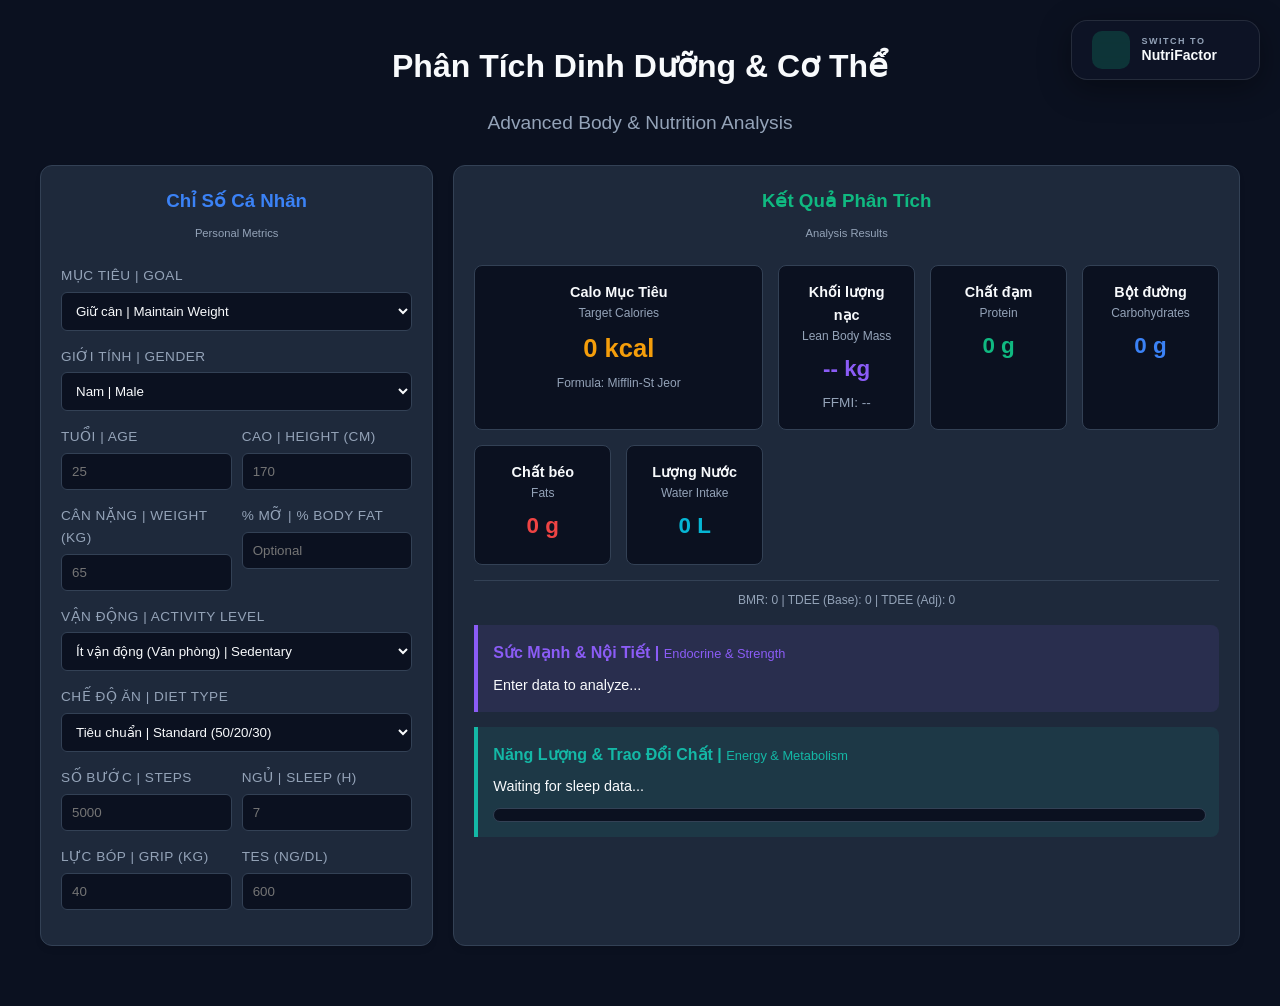
<file: dict/index.html>
<!DOCTYPE html>
<html lang="vi">
<head>
    <meta charset="UTF-8">
    <meta name="viewport" content="width=device-width, initial-scale=1.0">
    <title>Bảng Điều Khiển Dinh Dưỡng - Nutrition Dashboard</title>
    <style>
        :root {
            --bg-color: #0b1120;
            --card-bg: #1e293b;
            --text-main: #f8fafc;
            --text-muted: #94a3b8;
            --accent-blue: #3b82f6;
            --accent-green: #10b981;
            --accent-orange: #f59e0b;
            --accent-red: #ef4444;
            --accent-purple: #8b5cf6;
            --accent-teal: #14b8a6;
            --border-color: #334155;
        }

        body {
            font-family: 'Segoe UI', Tahoma, Geneva, Verdana, sans-serif;
            background-color: var(--bg-color);
            color: var(--text-main);
            margin: 0;
            padding: 20px;
            line-height: 1.6;
        }

        .container { max-width: 1200px; margin: 0 auto; }
        h1, h2, h3 { color: var(--text-main); text-align: center; }

        .dashboard {
            display: grid;
            grid-template-columns: 1fr;
            gap: 20px;
            margin-bottom: 40px;
        }

        @media (min-width: 768px) {
            .dashboard { grid-template-columns: 1fr 2fr; }
        }

        .card {
            background-color: var(--card-bg);
            border-radius: 12px;
            padding: 20px;
            box-shadow: 0 4px 6px -1px rgba(0, 0, 0, 0.1);
            border: 1px solid var(--border-color);
        }

        .form-group { margin-bottom: 15px; }
        .form-group label {
            display: block;
            margin-bottom: 5px;
            color: var(--text-muted);
            font-size: 0.85em;
            text-transform: uppercase;
            letter-spacing: 0.5px;
        }
        .form-control {
            width: 100%;
            padding: 10px;
            border-radius: 6px;
            border: 1px solid var(--border-color);
            background-color: var(--bg-color);
            color: var(--text-main);
            box-sizing: border-box;
        }
        .form-control:focus { outline: none; border-color: var(--accent-blue); }

        .results-grid {
            display: grid;
            grid-template-columns: repeat(auto-fit, minmax(130px, 1fr));
            gap: 15px;
        }

        .result-box {
            background-color: var(--bg-color);
            padding: 15px;
            border-radius: 8px;
            text-align: center;
            border: 1px solid var(--border-color);
        }
        .result-box .label-vn { display: block; font-size: 0.9em; font-weight: 600; }
        .result-box .label-en { display: block; font-size: 0.75em; color: var(--text-muted); margin-bottom: 5px; }
        
        .result-box .value {
            font-size: 1.4em;
            font-weight: bold;
            margin: 5px 0;
        }
        .result-box.tdee .value { color: var(--accent-orange); font-size: 1.6em; }
        .result-box.carb .value { color: var(--accent-blue); }
        .result-box.pro .value { color: var(--accent-green); }
        .result-box.fat .value { color: var(--accent-red); }
        .result-box.water .value { color: #06b6d4; }
        .result-box.lean .value { color: var(--accent-purple); }

        .eval-box {
            margin-top: 15px;
            padding: 15px;
            background-color: rgba(139, 92, 246, 0.1);
            border-left: 4px solid var(--accent-purple);
            border-radius: 0 8px 8px 0;
        }
        .eval-box.sleep {
            background-color: rgba(20, 184, 166, 0.1);
            border-left: 4px solid var(--accent-teal);
        }
        .eval-box h4 { margin-top: 0; margin-bottom: 8px; font-size: 1em; }
        .eval-note {
            font-size: 0.8em;
            color: var(--text-muted);
            font-style: italic;
            display: block;
            margin-top: 5px;
        }

        .energy-bar-bg {
            background-color: var(--bg-color);
            border-radius: 8px;
            height: 12px;
            width: 100%;
            margin-top: 10px;
            overflow: hidden;
            border: 1px solid var(--border-color);
        }
        .energy-bar-fill {
            height: 100%;
            width: 0%;
            border-radius: 8px;
            transition: width 0.5s ease-in-out, background-color 0.5s;
        }
        /* Hiệu ứng Glassmorphism nâng cao cho nút điều hướng */
.nav-switcher {
    position: fixed;
    top: 20px;
    right: 20px;
    z-index: 1000;
    text-decoration: none;
    display: flex;
    align-items: center;
    gap: 12px;
    padding: 10px 20px;
    background: rgba(15, 23, 42, 0.6); /* Nền tối trong suốt */
    backdrop-filter: blur(12px);
    -webkit-backdrop-filter: blur(12px);
    border: 1px solid rgba(255, 255, 255, 0.1);
    border-radius: 16px;
    box-shadow: 0 8px 32px 0 rgba(0, 0, 0, 0.37);
    transition: all 0.4s cubic-bezier(0.4, 0, 0.2, 1);
}

.nav-switcher:hover {
    background: rgba(16, 185, 129, 0.15); /* Màu xanh lục nhạt khi hover */
    border-color: rgba(16, 185, 129, 0.5);
    box-shadow: 0 8px 32px 0 rgba(16, 185, 129, 0.2);
    transform: translateY(-2px);
}

.nav-switcher .icon-box {
    width: 38px;
    height: 38px;
    background: rgba(16, 185, 129, 0.2);
    border-radius: 10px;
    display: flex;
    align-items: center;
    justify-center: center;
    color: #10b981;
    font-size: 1.2rem;
    transition: transform 0.3s ease;
    display: flex; justify-content: center; align-items: center;
}

.nav-switcher:hover .icon-box {
    transform: rotate(-10deg) scale(1.1);
}

.nav-switcher .text-content {
    display: flex;
    flex-direction: column;
    line-height: 1.2;
}

.nav-switcher .label {
    font-size: 9px;
    text-transform: uppercase;
    letter-spacing: 1.5px;
    color: var(--text-muted);
    font-weight: 700;
}

.nav-switcher .brand {
    font-size: 14px;
    font-weight: 800;
    color: var(--text-main);
}
    </style>
</head>
<body>
        <a href="../index.html" class="nav-switcher">
            <div class="icon-box">
                <i class="fa-solid fa-utensils"></i>
            </div>
            <div class="text-content">
                <span class="label">Switch to</span>
                <span class="brand">NutriFactor</span>
            </div>
            <i class="fa-solid fa-arrow-right-long" style="margin-left: 10px; opacity: 0.5; font-size: 0.8rem;"></i>
        </a>
<div class="container">
    <h1>Phân Tích Dinh Dưỡng & Cơ Thể <br> <span style="font-size: 0.6em; color: var(--text-muted); font-weight: normal;">Advanced Body & Nutrition Analysis</span></h1>
    
    <div class="dashboard">
        <div class="card">
            <h3 style="margin-top: 0; color: var(--accent-blue);">Chỉ Số Cá Nhân <br> <small style="font-size: 0.6em; font-weight: normal; color: var(--text-muted);">Personal Metrics</small></h3>
            
            <div class="form-group">
                <label>Mục tiêu | Goal</label>
                <select id="goal" class="form-control">
                    <option value="maintain">Giữ cân | Maintain Weight</option>
                    <option value="gain">Tăng cơ nạc | Gain Lean Muscle (+300)</option>
                    <option value="lose">Giảm mỡ | Lose Fat (-500)</option>
                </select>
            </div>

            <div class="form-group">
                <label>Giới tính | Gender</label>
                <select id="gender" class="form-control">
                    <option value="male">Nam | Male</option>
                    <option value="female">Nữ | Female</option>
                </select>
            </div>

            <div style="display: grid; grid-template-columns: 1fr 1fr; gap: 10px;">
                <div class="form-group">
                    <label>Tuổi | Age</label>
                    <input type="number" id="age" class="form-control" placeholder="25">
                </div>
                <div class="form-group">
                    <label>Cao | Height (cm)</label>
                    <input type="number" id="height" class="form-control" placeholder="170">
                </div>
            </div>
            
            <div style="display: grid; grid-template-columns: 1fr 1fr; gap: 10px;">
                <div class="form-group">
                    <label>Cân nặng | Weight (kg)</label>
                    <input type="number" id="weight" class="form-control" placeholder="65">
                </div>
                <div class="form-group">
                    <label>% Mỡ | % Body Fat</label>
                    <input type="number" id="bodyfat" class="form-control" placeholder="Optional">
                </div>
            </div>

            <div class="form-group">
                <label>Vận động | Activity Level</label>
                <select id="activity" class="form-control">
                    <option value="1.2">Ít vận động (Văn phòng) | Sedentary</option>
                    <option value="1.375">Nhẹ (1-3 ngày) | Light Exercise</option>
                    <option value="1.55">Vừa (3-5 ngày) | Moderate</option>
                    <option value="1.725">Nặng (6-7 ngày) | Heavy Training</option>
                </select>
            </div>

            <div class="form-group">
                <label>Chế độ ăn | Diet Type</label>
                <select id="diet" class="form-control">
                    <option value="standard">Tiêu chuẩn | Standard (50/20/30)</option>
                    <option value="keto">Keto Diet (5/25/70)</option>
                    <option value="carnivore">Carnivore Diet (0/30/70)</option>
                    <option value="shredding">Shredding (Max Pro | Low Fat)</option>
                </select>
            </div>

            <div style="display: grid; grid-template-columns: 1fr 1fr; gap: 10px;">
                <div class="form-group">
                    <label>Số bước | Steps</label>
                    <input type="number" id="steps" class="form-control" placeholder="5000">
                </div>
                <div class="form-group">
                    <label>Ngủ | Sleep (h)</label>
                    <input type="number" id="sleep" class="form-control" placeholder="7">
                </div>
            </div>
            
            <div style="display: grid; grid-template-columns: 1fr 1fr; gap: 10px;">
                <div class="form-group">
                    <label>Lực bóp | Grip (kg)</label>
                    <input type="number" id="grip" class="form-control" placeholder="40">
                </div>
                <div class="form-group">
                    <label>Tes (ng/dL)</label>
                    <input type="number" id="testosterone" class="form-control" placeholder="600">
                </div>
            </div>
            
        </div>

        <div class="card">
            <h3 style="margin-top: 0; color: var(--accent-green);">Kết Quả Phân Tích <br> <small style="font-size: 0.6em; font-weight: normal; color: var(--text-muted);">Analysis Results</small></h3>
            <div class="results-grid">
                <div class="result-box tdee" style="grid-column: span 2;">
                    <span class="label-vn" id="lbl-tdee">Calo Mục Tiêu</span>
                    <span class="label-en">Target Calories</span>
                    <div class="value" id="res-tdee">0 kcal</div>
                    <div style="font-size: 0.75em; color: var(--text-muted);" id="res-formula-info">Formula: Mifflin-St Jeor</div>
                </div>
                <div class="result-box lean">
                    <span class="label-vn">Khối lượng nạc</span>
                    <span class="label-en">Lean Body Mass</span>
                    <div class="value" id="res-lean">-- kg</div>
                    <div style="font-size: 0.85em; color: var(--text-muted);" id="res-ffmi">FFMI: --</div>
                </div>
                <div class="result-box pro">
                    <span class="label-vn" id="lbl-pro">Chất đạm</span>
                    <span class="label-en">Protein</span>
                    <div class="value" id="res-pro">0 g</div>
                </div>
                <div class="result-box carb">
                    <span class="label-vn" id="lbl-carb">Bột đường</span>
                    <span class="label-en">Carbohydrates</span>
                    <div class="value" id="res-carb">0 g</div>
                </div>
                <div class="result-box fat">
                    <span class="label-vn" id="lbl-fat">Chất béo</span>
                    <span class="label-en">Fats</span>
                    <div class="value" id="res-fat">0 g</div>
                </div>
                <div class="result-box water">
                    <span class="label-vn">Lượng Nước</span>
                    <span class="label-en">Water Intake</span>
                    <div class="value" id="res-water">0 L</div>
                </div>
            </div>
            
            <div style="margin-top: 15px; text-align: center; font-size: 0.75em; color: var(--text-muted); border-top: 1px solid var(--border-color); padding-top: 10px;">
                <span id="res-bmr-info">BMR: 0 | TDEE (Base): 0 | TDEE (Adj): 0</span>
            </div>

            <div class="eval-box">
                <h4 style="color: var(--accent-purple);">Sức Mạnh & Nội Tiết | <span style="font-weight: normal; font-size: 0.8em;">Endocrine & Strength</span></h4>
                <div id="res-endocrine-eval" style="font-size: 0.9em;">Enter data to analyze...</div>
            </div>

            <div class="eval-box sleep">
                <h4 style="color: var(--accent-teal);">Năng Lượng & Trao Đổi Chất | <span style="font-weight: normal; font-size: 0.8em;">Energy & Metabolism</span></h4>
                <div id="res-sleep-eval" style="font-size: 0.9em;">Waiting for sleep data...</div>
                <div class="energy-bar-bg">
                    <div class="energy-bar-fill" id="sleep-energy-bar"></div>
                </div>
            </div>
        </div>
    </div>
</div>

<script>
    function calculateNutrition() {
        const goal = document.getElementById('goal').value;
        const gender = document.getElementById('gender').value;
        const age = parseFloat(document.getElementById('age').value);
        const height = parseFloat(document.getElementById('height').value);
        const weight = parseFloat(document.getElementById('weight').value);
        const bodyfat = parseFloat(document.getElementById('bodyfat').value);
        const activityMult = parseFloat(document.getElementById('activity').value);
        const steps = parseFloat(document.getElementById('steps').value) || 0;
        const sleep = parseFloat(document.getElementById('sleep').value);
        const grip = parseFloat(document.getElementById('grip').value);
        const testosterone = parseFloat(document.getElementById('testosterone').value);
        const diet = document.getElementById('diet').value;

        if (!age || !height || !weight) return;

        let bmr = 0;
        let formulaUsed = "Mifflin-St Jeor";
        let leanMass = null;
        let ffmi = null;

        // 1. Tính Lean Mass, FFMI & BMR
        if (bodyfat && bodyfat > 0 && bodyfat < 100) {
            leanMass = weight * (1 - bodyfat / 100);
            bmr = 370 + (21.6 * leanMass);
            formulaUsed = "Katch-McArdle (Body Fat Inc.)";
            let heightInMeters = height / 100;
            ffmi = leanMass / (heightInMeters * heightInMeters);
            document.getElementById('res-lean').innerText = leanMass.toFixed(1) + ' kg';
            document.getElementById('res-ffmi').innerText = `FFMI: ${ffmi.toFixed(1)}`;
        } else {
            bmr = (10 * weight) + (6.25 * height) - (5 * age);
            bmr = (gender === 'male') ? (bmr + 5) : (bmr - 161);
            document.getElementById('res-lean').innerText = "-- kg";
            document.getElementById('res-ffmi').innerText = "FFMI: --";
        }
        document.getElementById('res-formula-info').innerText = `Formula: ${formulaUsed}`;

        // 2. Tính TDEE cơ bản
        let baseTDEE = bmr * activityMult;
        let stepCals = steps * 0.04;
        let totalTDEE = baseTDEE + stepCals;
        const originalTDEE = totalTDEE;

        // 3. Modifiers (Sleep)
        let sleepTDEEMod = 1.0;
        const sleepBar = document.getElementById('sleep-energy-bar');
        if (sleep) {
            let sleepEval = ""; let metabolicImpact = "";
            let energyPercent = Math.min(100, (sleep / 8) * 100);
            if (sleep < 6) {
                sleepEval = "Thiếu ngủ | Sleep Deprived";
                sleepBar.style.backgroundColor = "var(--accent-red)";
                metabolicImpact = "Metabolism ↓ 5%, Cortisol ↑";
                sleepTDEEMod = 0.95;
            } else if (sleep >= 7 && sleep <= 9) {
                sleepEval = "Lý tưởng | Optimal";
                sleepBar.style.backgroundColor = "var(--accent-green)";
                metabolicImpact = "HGH & Insulin Sensitivity Optimized";
            } else {
                sleepEval = "Bình thường | Normal";
                sleepBar.style.backgroundColor = "var(--accent-blue)";
                metabolicImpact = "Recovery active";
            }
            sleepBar.style.width = energyPercent + "%";
            document.getElementById('res-sleep-eval').innerHTML = `<strong>${sleepEval}</strong><br><span class="eval-note">${metabolicImpact}</span>`;
        }

        // 4. Endocrine (Testosterone & Grip)
        let tesTDEEMod = 1.0;
        let endocrineHtml = "";
        if (grip) {
            let gripText = grip > (gender === 'male' ? 45 : 30) ? "Tốt | Strong" : "Yếu | Weak";
            endocrineHtml += `Grip: <strong>${gripText}</strong><br>`;
        }
        if (testosterone && gender === 'male') {
            if (testosterone < 300) { endocrineHtml += "Low Tes: TDEE -3%"; tesTDEEMod = 0.97; }
            else if (testosterone > 800) { endocrineHtml += "High Tes: TDEE +3%"; tesTDEEMod = 1.03; }
            else { endocrineHtml += "Healthy Testosterone Level"; }
        }
        if (endocrineHtml) document.getElementById('res-endocrine-eval').innerHTML = endocrineHtml;

        totalTDEE = totalTDEE * sleepTDEEMod * tesTDEEMod;

        // 5. Goal Adjustment
        let targetCalories = totalTDEE;
        let tdeeLabelVn = "Giữ Cân"; let tdeeLabelEn = "Maintain";
        if (goal === 'gain') { targetCalories += 300; tdeeLabelVn = "Tăng Cơ"; tdeeLabelEn = "Surplus"; }
        if (goal === 'lose') { targetCalories -= 500; tdeeLabelVn = "Giảm Mỡ"; tdeeLabelEn = "Deficit"; }

        // 6. Macros
        let finalCarb = 0, finalPro = 0, finalFat = 0;

        if (diet === 'shredding') {
            // Chốt chặn an toàn: Calo tối thiểu = số lbs * 10 (1 kg = 2.2 lbs)
            const minCalories = weight * 2.2 * 10;
            if (targetCalories < minCalories) {
                targetCalories = minCalories;
            }

            // Tính toán Max Pro dựa trên tổng Calo hiện có
            // Công thức: Calo = (Pro * 4) + (Fat * 9) -> Mức Fat = Pro * 0.1
            // Thay vào: Calo = (Pro * 4) + (Pro * 0.1 * 9) = Pro * 4.9
            finalPro = Math.round(targetCalories / 4.9); 
            finalFat = Math.round(finalPro * 0.1); 
            finalCarb = 0; 
            
            // Khớp lại Calo chính xác theo gram
            targetCalories = (finalPro * 4) + (finalFat * 9);
            
            document.getElementById('res-tdee').style.color = 'var(--accent-red)';
            tdeeLabelVn = "Siết Khô";
            tdeeLabelEn = "Extreme Cut";
        } else {
            // Đặt lại màu chuẩn cho các chế độ khác
            document.getElementById('res-tdee').style.color = 'var(--accent-orange)';
            
            let carbPct = 0.50, proPct = 0.20, fatPct = 0.30;
            if (diet === 'keto') { carbPct = 0.05; proPct = 0.25; fatPct = 0.70; }
            else if (diet === 'carnivore') { carbPct = 0.00; proPct = 0.30; fatPct = 0.70; }

            finalCarb = Math.round((targetCalories * carbPct) / 4);
            finalPro = Math.round((targetCalories * proPct) / 4);
            finalFat = Math.round((targetCalories * fatPct) / 9);
        }

        // 7. Cập nhật giao diện
        document.getElementById('lbl-tdee').innerHTML = `${tdeeLabelVn} <br> <small style="font-weight:normal; font-size:0.7em;">${tdeeLabelEn}</small>`;
        document.getElementById('res-tdee').innerText = Math.round(targetCalories) + ' kcal';
        document.getElementById('res-carb').innerText = finalCarb + ' g';
        document.getElementById('res-pro').innerText = finalPro + ' g';
        document.getElementById('res-fat').innerText = finalFat + ' g';
        document.getElementById('res-water').innerText = (weight * 0.035).toFixed(1) + ' L';
        
        document.getElementById('res-bmr-info').innerText = `BMR: ${Math.round(bmr)} | Base TDEE: ${Math.round(originalTDEE)} | Adj TDEE: ${Math.round(totalTDEE)}`;
    }

    document.querySelectorAll('.form-control').forEach(input => {
        input.addEventListener('input', calculateNutrition);
    });
</script>
</body>
</html>
</file>
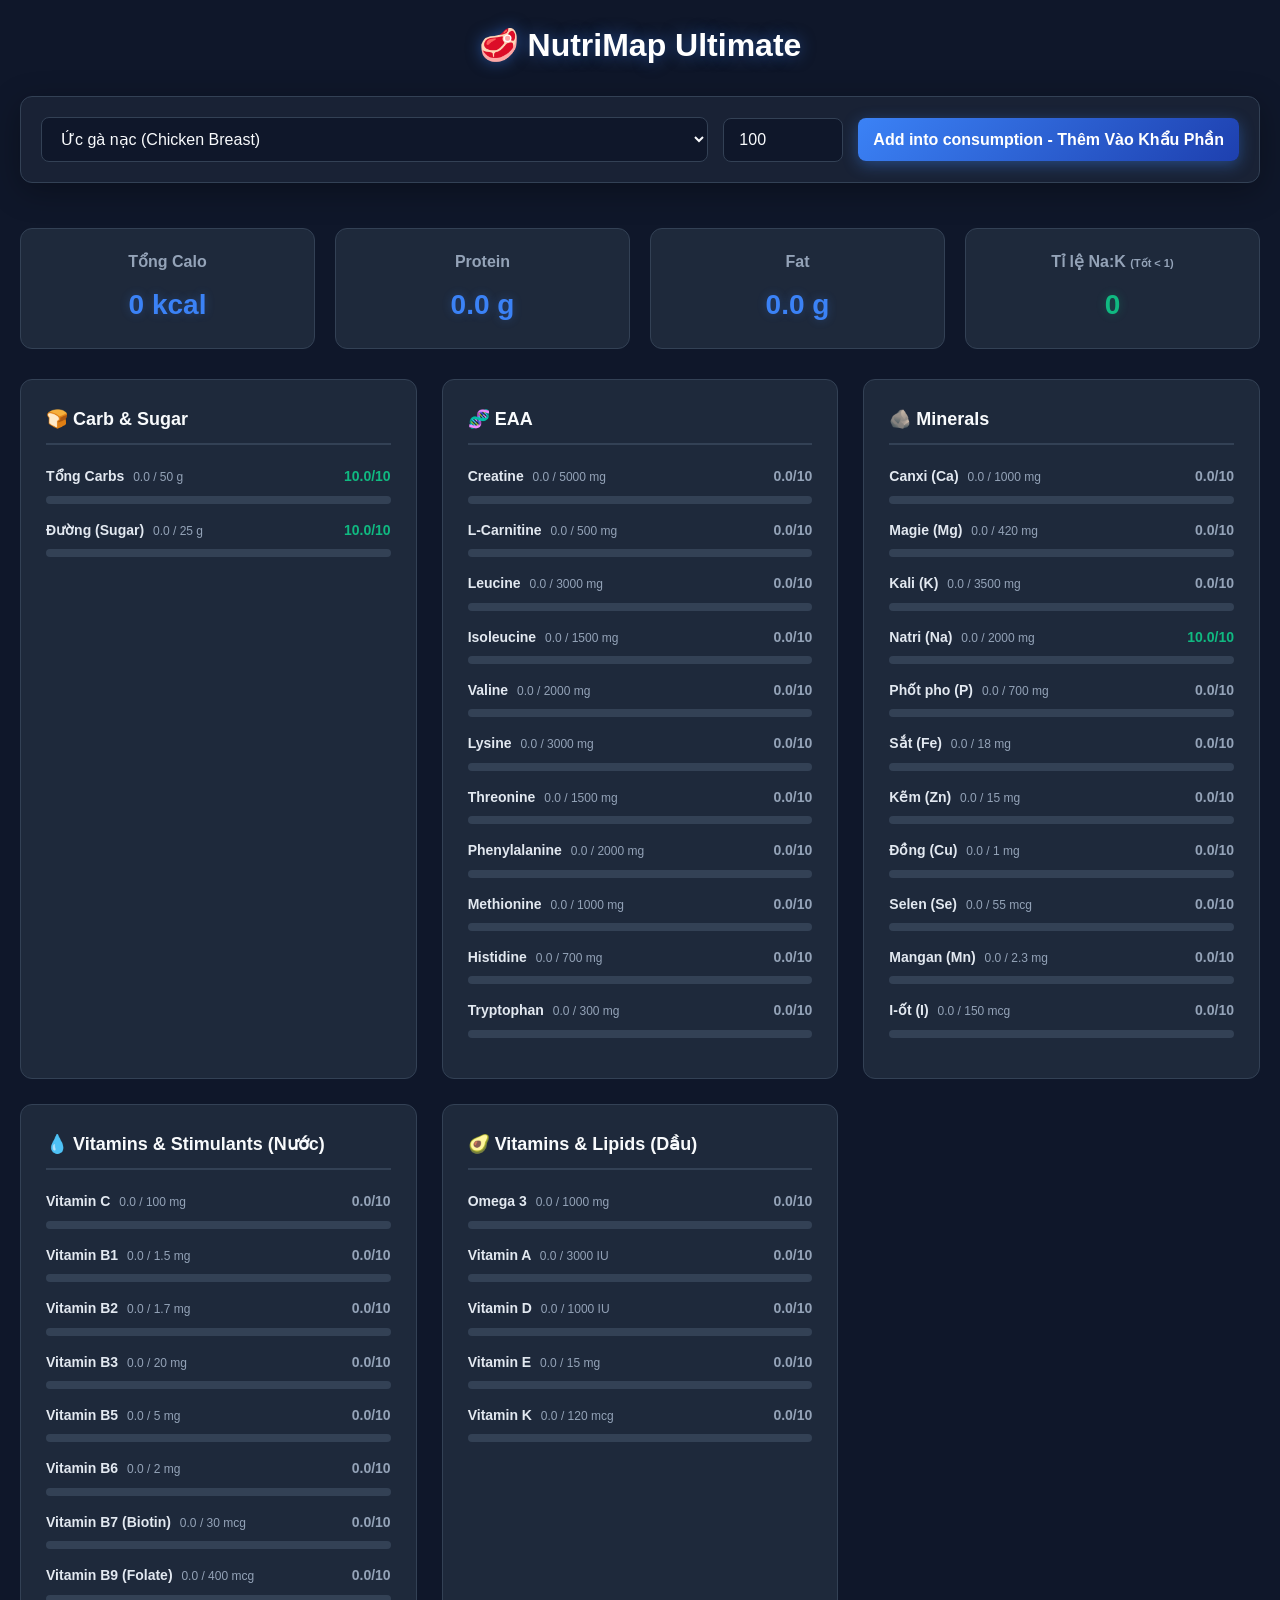
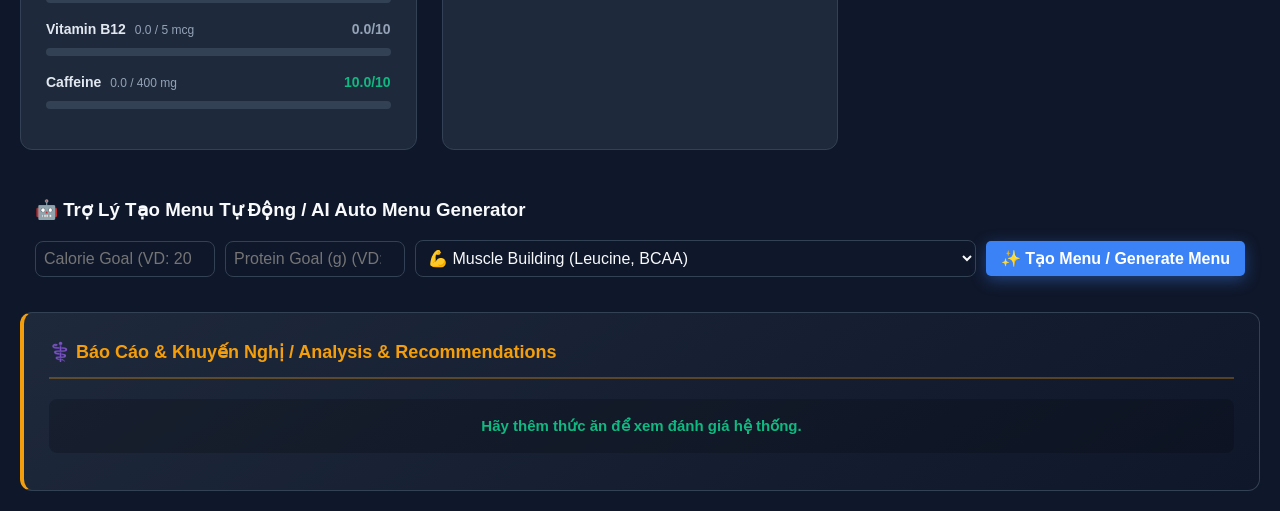
<file: nutricalc.html>
<!DOCTYPE html>
<html lang="vi">
<head>
    <meta charset="UTF-8">
    <meta name="viewport" content="width=device-width, initial-scale=1.0">
    <title>NutriMap Ultimate Dashboard - Dark Edition</title>
    <link rel="stylesheet" href="style.css">
    <script src="fooddata.js"></script>

<div class="container">
    <h1>🥩 NutriMap Ultimate</h1>
    
    <div class="input-section">
        <select id="foodSelect"></select> 
        
        <input type="number" id="foodWeight" placeholder="Gram/ml" value="100" min="1">
        <button onclick="addFood()">Add into consumption - Thêm Vào Khẩu Phần</button>
    </div>

    <div class="selected-list" id="selectedList"></div>

    <div class="summary-cards">
        <div class="card">
            <h3>Tổng Calo</h3>
            <div class="val" id="sumCal">0 kcal</div>
        </div>
        <div class="card">
            <h3>Protein</h3>
            <div class="val" id="sumPro">0 g</div>
        </div>
        <div class="card">
            <h3>Fat</h3>
            <div class="val" id="sumFat">0 g</div>
        </div>
        <div class="card">
            <h3>Tỉ lệ Na:K <span style="font-size: 11px; color: var(--text-muted)">(Tốt < 1)</span></h3>
            <div class="val" id="naKRatio">0.00</div>
        </div>
    </div>

    <div class="dashboard-grid">
        <div class="panel" id="panelMacros"></div>
        <div class="panel" id="panelEAA"></div>
        <div class="panel" id="panelMinerals"></div>
        <div class="panel" id="panelVitWater"></div>
        <div class="panel" id="panelVitFat"></div>
    </div>
<div class="auto-menu-panel" style="background: var(--bg-panel); padding: 15px; border-radius: 8px; margin-bottom: 20px;">
    <h3>🤖 Trợ Lý Tạo Menu Tự Động / AI Auto Menu Generator</h3>
    <div style="display: flex; gap: 10px; flex-wrap: wrap; align-items: center; margin-top: 10px;">
        <input type="number" id="targetCal" placeholder="Calorie Goal (VD: 2000)" style="padding: 8px; width: 180px;">
        <input type="number" id="targetPro" placeholder="Protein Goal (g) (VD: 150)" style="padding: 8px; width: 180px;">
        
        <select id="menuGoal" style="padding: 8px;">
            <option value="muscle">💪 Muscle Building (Leucine, BCAA)</option>
            <option value="strength">🏋️ Strength & Endurance (Creatine, Carbs)</option>
            <option value="energy">🧠 Energy & Focus (Omega 3, B12, Caffeine)</option>
            <option value="height">🦴 Bone Growth (Calcium, Vit D, Phosphorus)</option>
        </select>
        
        <button onclick="generateAutoMenu()" style="padding: 8px 15px; background: var(--primary); color: white; border: none; border-radius: 5px; cursor: pointer;">
            ✨ Tạo Menu / Generate Menu
        </button>
    </div>
</div>

<div class="panel evaluation-panel" id="panelEvaluation">
    <h2>⚕️ Báo Cáo & Khuyến Nghị / Analysis & Recommendations</h2>
    <ul class="eval-list" id="evalList">
        <li class="success-text">Hãy thêm thức ăn để hệ thống phân tích dữ liệu. / Please add food to start analysis.</li>
    </ul>
</div>

<script>

    const metricsConfig = [
        { idx: 37, name: 'Tổng Carbs', target: 50, unit: 'g', panel: 'panelMacros', isInverse: true },
        { idx: 38, name: 'Đường (Sugar)', target: 25, unit: 'g', panel: 'panelMacros', isInverse: true },
        
        { idx: 3, name: 'Creatine', target: 5000, unit: 'mg', panel: 'panelEAA' },
        { idx: 39, name: 'L-Carnitine', target: 500, unit: 'mg', panel: 'panelEAA' },
        { idx: 4, name: 'Leucine', target: 3000, unit: 'mg', panel: 'panelEAA' },
        { idx: 5, name: 'Isoleucine', target: 1500, unit: 'mg', panel: 'panelEAA' },
        { idx: 6, name: 'Valine', target: 2000, unit: 'mg', panel: 'panelEAA' },
        { idx: 7, name: 'Lysine', target: 3000, unit: 'mg', panel: 'panelEAA' },
        { idx: 8, name: 'Threonine', target: 1500, unit: 'mg', panel: 'panelEAA' },
        { idx: 9, name: 'Phenylalanine', target: 2000, unit: 'mg', panel: 'panelEAA' },
        { idx: 10, name: 'Methionine', target: 1000, unit: 'mg', panel: 'panelEAA' },
        { idx: 11, name: 'Histidine', target: 700, unit: 'mg', panel: 'panelEAA' },
        { idx: 12, name: 'Tryptophan', target: 300, unit: 'mg', panel: 'panelEAA' },
        
        { idx: 26, name: 'Canxi (Ca)', target: 1000, unit: 'mg', panel: 'panelMinerals' },
        { idx: 27, name: 'Magie (Mg)', target: 420, unit: 'mg', panel: 'panelMinerals' },
        { idx: 28, name: 'Kali (K)', target: 3500, unit: 'mg', panel: 'panelMinerals' },
        { idx: 29, name: 'Natri (Na)', target: 2000, unit: 'mg', panel: 'panelMinerals', isInverse: true }, 
        { idx: 30, name: 'Phốt pho (P)', target: 700, unit: 'mg', panel: 'panelMinerals' },
        { idx: 31, name: 'Sắt (Fe)', target: 18, unit: 'mg', panel: 'panelMinerals' },
        { idx: 32, name: 'Kẽm (Zn)', target: 15, unit: 'mg', panel: 'panelMinerals' },
        { idx: 33, name: 'Đồng (Cu)', target: 1, unit: 'mg', panel: 'panelMinerals' },
        { idx: 34, name: 'Selen (Se)', target: 55, unit: 'mcg', panel: 'panelMinerals' },
        { idx: 35, name: 'Mangan (Mn)', target: 2.3, unit: 'mg', panel: 'panelMinerals' },
        { idx: 36, name: 'I-ốt (I)', target: 150, unit: 'mcg', panel: 'panelMinerals' },

        { idx: 22, name: 'Vitamin C', target: 100, unit: 'mg', panel: 'panelVitWater' },
        { idx: 14, name: 'Vitamin B1', target: 1.5, unit: 'mg', panel: 'panelVitWater' },
        { idx: 15, name: 'Vitamin B2', target: 1.7, unit: 'mg', panel: 'panelVitWater' },
        { idx: 16, name: 'Vitamin B3', target: 20, unit: 'mg', panel: 'panelVitWater' },
        { idx: 17, name: 'Vitamin B5', target: 5, unit: 'mg', panel: 'panelVitWater' },
        { idx: 18, name: 'Vitamin B6', target: 2, unit: 'mg', panel: 'panelVitWater' },
        { idx: 19, name: 'Vitamin B7 (Biotin)', target: 30, unit: 'mcg', panel: 'panelVitWater' },
        { idx: 20, name: 'Vitamin B9 (Folate)', target: 400, unit: 'mcg', panel: 'panelVitWater' },
        { idx: 21, name: 'Vitamin B12', target: 5, unit: 'mcg', panel: 'panelVitWater' },
        { idx: 41, name: 'Caffeine', target: 400, unit: 'mg', panel: 'panelVitWater', isInverse: true },

        { idx: 40, name: 'Omega 3', target: 1000, unit: 'mg', panel: 'panelVitFat' },
        { idx: 13, name: 'Vitamin A', target: 3000, unit: 'IU', panel: 'panelVitFat' },
        { idx: 23, name: 'Vitamin D', target: 1000, unit: 'IU', panel: 'panelVitFat' },
        { idx: 24, name: 'Vitamin E', target: 15, unit: 'mg', panel: 'panelVitFat' },
        { idx: 25, name: 'Vitamin K', target: 120, unit: 'mcg', panel: 'panelVitFat' }
    ];

    const healthConsequences = {
        'Creatine': 
            'Giảm khả năng bộc phát năng lượng ATP, cơ bắp phục hồi chậm, giảm sức mạnh và sự minh mẫn thần kinh. ' +
            '<br>💡 <b>Nên kết hợp:</b> Tinh bột (Carb) hoặc Natri (Na) để tăng insulin, đẩy nhanh hấp thu vào tế bào cơ. ' +
            '<br>🇬🇧 <i>EN: Decreases ATP burst energy capacity, slows muscle recovery, reduces strength and cognitive function. Combine with: Carbs or Sodium to enhance cellular uptake.</i>',
        
        'L-Carnitine':
            'Chất vận chuyển axit béo vào ti thể để đốt cháy thành năng lượng. Thiếu hụt làm giảm hiệu suất đốt mỡ và gây mệt mỏi cơ bắp nhanh chóng khi tập luyện. ' +
            '<br>💡 <b>Nên kết hợp:</b> Bổ sung cùng Vitamin C để tăng tổng hợp tự nhiên và Omega 3 để tối ưu hóa quá trình oxy hóa chất béo. ' +
            '<br>🇬🇧 <i>EN: Transports fatty acids into mitochondria for energy. Deficiency reduces fat burning and causes quick muscle fatigue. Combine with: Vitamin C and Omega 3.</i>',
            
        'Leucine': 
            'Mất đi tín hiệu bật công tắc (mTOR) tổng hợp và xây dựng cơ bắp, dễ bị dị hóa (mất cơ) khi cắt giảm calo. ' +
            '<br>💡 <b>Nên kết hợp:</b> Các EAA khác (đặc biệt Isoleucine và Valine) để tạo thành chuỗi protein hoàn chỉnh. ' +
            '<br>🇬🇧 <i>EN: Loses the signal to activate mTOR for muscle protein synthesis, prone to muscle loss. Combine with: Other EAAs for complete protein chains.</i>',
            
        'Tryptophan': 
            'Thiếu hụt Serotonin và Melatonin gây khó ngủ, tinh thần căng thẳng, dễ lo âu và trầm cảm. ' +
            '<br>💡 <b>Nên kết hợp:</b> Vitamin B6 (giúp chuyển hóa thành Serotonin) và một ít Carb (giúp vượt qua hàng rào máu não). ' +
            '<br>🇬🇧 <i>EN: Lack of Serotonin/Melatonin causes insomnia, mental stress, and anxiety. Combine with: Vitamin B6 and Carbs.</i>',
            
        'Canxi (Ca)': 
            'Mật độ xương giảm, dễ loãng xương, gây ra tình trạng chuột rút cơ bắp và rối loạn nhịp tim. ' +
            '<br>💡 <b>Nên kết hợp:</b> Vitamin D3 (để hấp thu qua ruột) và Vitamin K2 (để dẫn Canxi thẳng vào xương, tránh vôi hóa mạch máu). ' +
            '<br>🇬🇧 <i>EN: Decreased bone density, muscle cramps, and arrhythmias. Combine with: Vitamin D3 (absorption) and Vitamin K2 (routing to bones).</i>',
            
        'Magie (Mg)': 
            'Khó ngủ sâu, cơ bắp căng cứng, hệ thần kinh dễ bị kích thích (stress), mệt mỏi vô cớ. ' +
            '<br>💡 <b>Nên kết hợp:</b> Kẽm (Zn) và Vitamin B6 (Tổ hợp ZMA) để tối ưu hóa phục hồi thần kinh và cải thiện giấc ngủ. ' +
            '<br>🇬🇧 <i>EN: Poor deep sleep, muscle stiffness, easily overstimulated nervous system. Combine with: Zinc and Vitamin B6 (ZMA combo).</i>',
            
        'Kali (K)': 
            'Cơ thể tích nước ngầm, dễ tăng huyết áp, nhịp tim bất thường, mệt mỏi và yếu cơ. ' +
            '<br>💡 <b>Nên kết hợp:</b> Luôn giữ tỷ lệ cân bằng với Natri (K > Na) để tối ưu hóa điện giải và bơm máu. ' +
            '<br>🇬🇧 <i>EN: Water retention, high blood pressure, fatigue, and muscle weakness. Combine with: Keep a healthy ratio with Sodium (K > Na).</i>',
            
        'Sắt (Fe)': 
            'Gây thiếu máu (hồng cầu nhỏ), cơ thể và cơ bắp không đủ oxy để duy trì sức bền, da xanh xao. ' +
            '<br>💡 <b>Nên kết hợp:</b> Vitamin C để tăng cường hấp thu tối đa (đặc biệt sắt thực vật). Tránh dùng cùng lúc với Canxi. ' +
            '<br>🇬🇧 <i>EN: Causes anemia, lack of oxygen for physical endurance, paleness. Combine with: Vitamin C to boost absorption. Avoid taking with Calcium.</i>',
            
        'Kẽm (Zn)': 
            'Suy giảm hệ miễn dịch, làm giảm hoocmon nam (Testosterone), vết thương lâu lành, giảm vị giác. ' +
            '<br>💡 <b>Nên kết hợp:</b> Magie (hỗ trợ phục hồi) hoặc Vitamin C (tăng đề kháng). Tránh dùng chung với Sắt/Đồng liều cao. ' +
            '<br>🇬🇧 <i>EN: Weakened immune system, decreased Testosterone, slow wound healing. Combine with: Magnesium or Vitamin C. Avoid simultaneous high Iron/Copper.</i>',
            
        'Vitamin B12': 
            'Mệt mỏi mãn tính, sương mù não (brain fog), tổn thương thần kinh, thiếu hụt năng lượng hoạt động. ' +
            '<br>💡 <b>Nên kết hợp:</b> Vitamin B9 (Folate) để hỗ trợ quá trình tạo máu và tổng hợp DNA. ' +
            '<br>🇬🇧 <i>EN: Chronic fatigue, brain fog, nerve damage, lack of energy. Combine with: Vitamin B9 (Folate) to support hematopoiesis.</i>',
            
        'Vitamin D': 
            'Khó hấp thụ Canxi, hệ xương yếu, suy giảm hoocmon sinh dục, dễ mắc bệnh tự miễn và trầm cảm. ' +
            '<br>💡 <b>Nên kết hợp:</b> Nguồn chất béo tốt (vì D tan trong dầu), Canxi và Magie để kích hoạt chuyển hóa. ' +
            '<br>🇬🇧 <i>EN: Poor Calcium absorption, weak bones, hormonal decline, depressed mood. Combine with: Dietary fats (fat-soluble), Calcium, and Magnesium.</i>',
            
        'Vitamin C': 
            'Phục hồi mô kém, hệ miễn dịch yếu, dễ ốm vặt, chảy máu chân răng, quá trình lão hóa diễn ra nhanh. ' +
            '<br>💡 <b>Nên kết hợp:</b> Thực phẩm giàu Sắt (tăng hấp thu) và Vitamin E (tạo thành bộ đôi chống oxy hóa bảo vệ màng tế bào). ' +
            '<br>🇬🇧 <i>EN: Poor tissue recovery, weak immune system, bleeding gums, rapid aging. Combine with: Iron (enhances absorption) and Vitamin E (antioxidant duo).</i>',
            
        'Omega 3':
            'Dễ bị viêm nhiễm, đau khớp xương, suy giảm trí nhớ và tăng nguy cơ các bệnh tim mạch. ' +
            '<br>💡 <b>Nên kết hợp:</b> Các loại chất béo hòa tan khác và Vitamin E để ngăn chặn sự oxy hóa của Omega 3 trong cơ thể. Tránh nạp quá nhiều Omega 6 để duy trì tỷ lệ tốt. ' +
            '<br>🇬🇧 <i>EN: Prone to inflammation, joint pain, memory decline, and increased cardiovascular risks. Combine with: Vitamin E. Maintain a good ratio against Omega 6.</i>',
            
        'Caffeine':
            '⚠️ Vượt mức an toàn 400mg/ngày gây mất ngủ, nhịp tim đập nhanh, lo âu, rối loạn tiêu hóa và lệ thuộc thần kinh. ' +
            '<br>💡 <b>Lưu ý:</b> Nên giới hạn mức nạp và kết hợp L-Theanine (có trong trà) để giảm bớt sự bồn chồn (jitters) của Caffeine. ' +
            '<br>🇬🇧 <i>EN: Exceeding safe limit (400mg) causes insomnia, tachycardia, anxiety, and dependence. Combine with: L-Theanine to smooth out jitters.</i>'
    };

    let currentMeal = [];

    // HÀM MỚI ĐƯỢC THÊM VÀO ĐỂ LOAD DANH SÁCH MÓN ĂN VÀO THẺ <select>
    function initFoodOptions() {
        const select = document.getElementById('foodSelect');
        // Duyệt qua tất cả các key trong db
        for (const [key, value] of Object.entries(db)) {
            const option = document.createElement('option');
            option.value = key;
            option.textContent = value.name;
            select.appendChild(option);
        }
    }

    function addFood() {
        const key = document.getElementById('foodSelect').value;
        const weight = parseFloat(document.getElementById('foodWeight').value);
        if (!weight || weight <= 0) return;
        currentMeal.push({ id: Date.now(), key, weight });
        updateUI();
    }

    function removeFood(id) {
        currentMeal = currentMeal.filter(item => item.id !== id);
        updateUI();
    }

    function calculateTotal(idx) {
        return currentMeal.reduce((sum, item) => {
            return sum + (db[item.key].data[idx] * item.weight / 100);
        }, 0);
    }
// Hàm tự động tìm top 2 thực phẩm giàu một vi chất cụ thể nhất
    function getTopFoodsForNutrient(nutrientIdx, limit = 2) {
        let foodsList = [];
        for (const [key, value] of Object.entries(db)) {
            const amount = value.data[nutrientIdx];
            if (amount > 0) {
                foodsList.push({ name: value.name, amount: amount });
            }
        }
        // Sắp xếp giảm dần (món nào nhiều chất đó nhất xếp lên đầu)
        foodsList.sort((a, b) => b.amount - a.amount);
        return foodsList.slice(0, limit);
    }
    function updateUI() {
        const listDiv = document.getElementById('selectedList');
        listDiv.innerHTML = '';
        currentMeal.forEach(item => {
            const tag = document.createElement('div');
            tag.className = 'food-tag';
            tag.innerHTML = `${db[item.key].name} (${item.weight}g/ml) <button onclick="removeFood(${item.id})">×</button>`;
            listDiv.appendChild(tag);
        });

        if(currentMeal.length === 0) {
            document.getElementById('evalList').innerHTML = '<li class="success-text">Hãy thêm thức ăn để xem đánh giá hệ thống.</li>';
        }

        const tCal = calculateTotal(0);
        const tNa = calculateTotal(29);
        const tK = calculateTotal(28);
        const tCaffeine = calculateTotal(41); // Thêm biến bắt Caffeine
        const ratio = tK > 0 ? (tNa / tK).toFixed(2) : 0;

        document.getElementById('sumCal').innerText = tCal.toFixed(0) + ' kcal';
        document.getElementById('sumPro').innerText = calculateTotal(1).toFixed(1) + ' g';
        document.getElementById('sumFat').innerText = calculateTotal(2).toFixed(1) + ' g';
        
        const ratioEl = document.getElementById('naKRatio');
        if(ratioEl) { // Đảm bảo phần tử tồn tại trước khi cập nhật
            ratioEl.innerText = ratio;
            ratioEl.className = `val ${ratio > 1 ? 'warning' : 'good'}`;
        }

        const panels = { 
            panelMacros: '<h2>🍞 Carb & Sugar </h2>',
            panelEAA: '<h2>🧬 EAA</h2>', 
            panelMinerals: '<h2>🪨 Minerals</h2>', 
            panelVitWater: '<h2>💧 Vitamins & Stimulants (Nước)</h2>', 
            panelVitFat: '<h2>🥑 Vitamins & Lipids (Dầu)</h2>' 
        };
        
        let warningsList = [];
        let missingList = [];

        if (tNa > 2000) {
            warningsList.push(`<li class="danger-text">⚠️ <strong>Thừa Natri (${tNa.toFixed(0)}mg):</strong>BLOATING!! Gây tích nước, tăng huyết áp.</li>`);
        }
        if (tCaffeine > 400) {
            warningsList.push(`<li class="danger-text">⚠️ <strong>Quá liều Caffeine (${tCaffeine.toFixed(0)}mg):</strong> ${healthConsequences['Caffeine']}</li>`);
        }

        metricsConfig.forEach(m => {
            const total = calculateTotal(m.idx);
            let score = 0, percentage = 0, barClass = 'progress-bar-fill';

            if (m.isInverse) {
                percentage = Math.min(100, (total / m.target) * 100);
                if (total <= m.target) {
                    score = 10;
                } else {
                    score = Math.max(0, 10 - ((total - m.target) / (m.target * 0.5)) * 10);
                    barClass += ' danger';
                }
            } else {
                score = Math.min(10, (total / m.target) * 10);
                percentage = Math.min(100, (total / m.target) * 100);
                if (score >= 9.9) barClass += ' maxed';
                if (currentMeal.length > 0 && percentage < 50) {
                    // Thêm idx: m.idx vào object
                    missingList.push({ idx: m.idx, name: m.name, pct: percentage, msg: healthConsequences[m.name] || 'Ảnh hưởng trao đổi chất.' });
                }
            }

            panels[m.panel] += `
                <div class="nutrient-item">
                    <div class="nutrient-header">
                        <span class="nutrient-name">${m.name} <span class="unit">${total.toFixed(1)} / ${m.target} ${m.unit}</span></span>
                        <span class="nutrient-score" style="color: ${score >= 9 ? 'var(--success)' : (m.isInverse && total > m.target ? 'var(--danger)' : 'var(--text-muted)')}">${score.toFixed(1)}/10</span>
                    </div>
                    <div class="progress-bar-bg">
                        <div class="${barClass}" style="width: ${percentage}%"></div>
                    </div>
                </div>`;
        });

        // Kiểm tra phần tử tồn tại trước khi cập nhật HTML
        ['panelMacros', 'panelEAA', 'panelMinerals', 'panelVitWater', 'panelVitFat'].forEach(id => {
            const el = document.getElementById(id);
            if(el) el.innerHTML = panels[id];
        });

        if (currentMeal.length > 0) {
            missingList.sort((a,b) => a.pct - b.pct);
            
            missingList.forEach(item => { 
                // Gọi hàm tìm món ăn (Lấy top 2 món)
                const topFoods = getTopFoodsForNutrient(item.idx, 2);
                let foodSuggestHtml = '';
                
                // Nếu tìm thấy món ăn phù hợp trong DB, tạo chuỗi HTML
                if (topFoods.length > 0) {
                    const foodNames = topFoods.map(f => f.name).join(', ');
                    foodSuggestHtml = `<div style="margin-top: 5px; color: var(--success); font-size: 14px;">
                                        🥘 <b>Nên ăn thêm:</b> ${foodNames}
                                       </div>`;
                }

                warningsList.push(`<li>🔍 <strong>Thiếu ${item.name} (${item.pct.toFixed(0)}%):</strong> ${item.msg} ${foodSuggestHtml}</li>`);
            });
            
            const evalDiv = document.getElementById('evalList');
            if(evalDiv) evalDiv.innerHTML = warningsList.length > 0 ? warningsList.join('') : '<li class="success-text">Tuyệt vời! Khẩu phần hiện tại rất cân bằng.</li>';
        }
    }
    
    // Khởi tạo danh sách món ăn trước
    initFoodOptions();
    // Gọi hàm update UI lần đầu để render khung dữ liệu
    updateUI();
    // Hàm tự động thiết kế menu
// Khởi tạo biến toàn cục để theo dõi chu kỳ bấm nút và thông số cũ
if (typeof window.menuCycleIndex === 'undefined') {
    window.menuCycleIndex = 0;
    window.lastGenParams = "";
}

function generateAutoMenu() {
    const targetCal = parseFloat(document.getElementById('targetCal').value);
    const targetPro = parseFloat(document.getElementById('targetPro').value);
    const goal = document.getElementById('menuGoal').value;

    if (!targetCal || !targetPro) {
        alert('Vui lòng nhập đầy đủ Mục tiêu Calo và Protein!');
        return;
    }

    if (targetPro * 4 > targetCal) {
        alert('Cảnh báo: Lượng Protein yêu cầu lớn hơn tổng Calo cho phép. Không thể thực hiện!');
        return;
    }

    // CƠ CHẾ CYCLING (LUÂN PHIÊN MENU)
    const currentParams = `${targetCal}_${targetPro}_${goal}`;
    if (window.lastGenParams === currentParams) {
        window.menuCycleIndex = (window.menuCycleIndex + 1) % 3; 
    } else {
        window.menuCycleIndex = 0; 
        window.lastGenParams = currentParams;
    }

    currentMeal = [];

    // Bổ sung trọng số cho 'endurance' nếu DB của bạn hỗ trợ
    const goalWeights = {
        'strength': { 3: 10, 1: 5, 37: 2, 29: 1 }, 
        'endurance': { 3: 10, 40: 10, 1: 5, 41: 5 }, // Ví dụ: Ưu tiên Carb và Năng lượng
        'energy': { 40: 10, 21: 10, 41: 5, 31: 2 }, 
        'height': { 26: 10, 23: 10, 30: 5, 1: 3 },  
        'muscle': { 4: 10, 5: 5, 6: 5, 1: 5 }       
    }[goal] || { 1: 1 };

    let foods = Object.keys(db).map(key => {
        let score = 0;
        for (let idx in goalWeights) {
            score += (db[key].data[idx] || 0) * goalWeights[idx];
        }

        let nameLower = db[key].name.toLowerCase();
        
        // Phân loại mảng đồ uống & supplements cực kỳ chi tiết
        let isWhey = /(whey|isolate|powder)/i.test(nameLower);
        let isCaffeine = /(cafe|coffee|trà|tea|monster|redbull|energy|bò húc|pre-workout)/i.test(nameLower);
        let isMilk = /(sữa|milk)/i.test(nameLower) && !isWhey;
        let isCreatine = /(creatine)/i.test(nameLower);
        let isVitB = /(vitamin b|b-complex|b12|b6|b1)/i.test(nameLower);
        
        // Phân loại Nguồn Carb Tốt
        let isHighCarb = /(cơm|gạo|bánh mì|khoai|yến mạch|chuối|oat|pasta|mì|phở|bún)/i.test(nameLower) && !isWhey;

        let isDrink = db[key].isDrink || isWhey || isCaffeine || isMilk || isCreatine || isVitB || /(nước|sinh tố|juice)/i.test(nameLower);

        return { 
            key: key, 
            score: score, 
            cal: db[key].data[0], 
            pro: db[key].data[1],
            name: db[key].name,
            isDrink: isDrink,
            isWhey: isWhey,
            isCaffeine: isCaffeine,
            isMilk: isMilk,
            isCreatine: isCreatine,
            isVitB: isVitB,
            isHighCarb: isHighCarb
        };
    });

    // Mảng đã sort từ xịn nhất xuống kém nhất
    foods.sort((a, b) => b.score - a.score);

    // Tách riêng đồ ăn đặc (Solid) để chạy thuật toán lấp đầy
    let solidFoods = foods.filter(f => !f.isDrink);

    let currentSumCal = 0;
    let currentSumPro = 0;

    const addPortion = (foodKey, weight) => {
        if(weight <= 0) return;
        let existing = currentMeal.find(i => i.key === foodKey);
        if (existing) {
            existing.weight += weight;
        } else {
            currentMeal.push({ id: Date.now() + Math.random(), key: foodKey, weight: weight });
        }
    };

    // ==========================================
    // BƯỚC 0: ADD ĐỒ UỐNG & SUPPLEMENTS (SLOT CHUYÊN DỤNG)
    // ==========================================

    // Slot 1: BẢO HIỂM WHEY (Luôn luôn 1 scoop ~ 30g)
    let wheyFoods = foods.filter(f => f.isWhey);
    if (wheyFoods.length > 0) {
        let wIdx = window.menuCycleIndex % wheyFoods.length;
        let bestWhey = wheyFoods[wIdx];
        let wheyGrams = 30; 
        let wheyCal = (bestWhey.cal * wheyGrams) / 100;
        
        if (currentSumCal + wheyCal <= targetCal) {
            addPortion(bestWhey.key, wheyGrams);
            currentSumPro += (bestWhey.pro * wheyGrams) / 100;
            currentSumCal += wheyCal;
        }
    }

    // Slot 2: BẢO HIỂM CREATINE (Dành cho Strength & Endurance - 5g tiêu chuẩn)
    if (goal === 'strength' || goal === 'endurance') {
        let creaFoods = foods.filter(f => f.isCreatine);
        if (creaFoods.length > 0) {
            let bestCrea = creaFoods[0]; // Creatine thường không cần cycle
            let creaGrams = 5;
            let creaCal = (bestCrea.cal * creaGrams) / 100;
            addPortion(bestCrea.key, creaGrams);
            currentSumPro += (bestCrea.pro * creaGrams) / 100;
            currentSumCal += creaCal;
        }
    }

    // Slot 3: BẢO HIỂM CAFFEINE (Kích thích thần kinh cho Strength/Endurance/Energy)
    if (['strength', 'endurance', 'energy'].includes(goal)) {
        let cafFoods = foods.filter(f => f.isCaffeine);
        if (cafFoods.length > 0) {
            let cIdx = window.menuCycleIndex % cafFoods.length;
            let bestCaf = cafFoods[cIdx];
            
            // Endurance/Energy cần tỉnh táo lâu dài nên dùng lượng lớn hơn (500ml), Strength dùng liều kích thích nhanh (250ml)
            let cafGrams = (goal === 'energy' || goal === 'endurance') ? 500 : 250; 
            let cafCal = (bestCaf.cal * cafGrams) / 100;
            
            if (currentSumCal + cafCal <= targetCal + 50) { 
                addPortion(bestCaf.key, cafGrams);
                currentSumPro += (bestCaf.pro * cafGrams) / 100;
                currentSumCal += cafCal;
            }
        }
    }

    // Slot 4: BẢO HIỂM VITAMIN B (Dành cho Endurance & Energy để chuyển hoá năng lượng)
    if (goal === 'endurance' || goal === 'energy') {
        let vitBFoods = foods.filter(f => f.isVitB);
        if (vitBFoods.length > 0) {
            let bestVitB = vitBFoods[0];
            let vitBGrams = 5; // Giả sử 1 serving là viên/gói 5g
            let vitBCal = (bestVitB.cal * vitBGrams) / 100;
            addPortion(bestVitB.key, vitBGrams);
            currentSumPro += (bestVitB.pro * vitBGrams) / 100;
            currentSumCal += vitBCal;
        }
    }

    // Slot 5: BẢO HIỂM CHIỀU CAO (Sữa cho mục tiêu Height)
    if (goal === 'height') {
        let milkFoods = foods.filter(f => f.isMilk);
        if (milkFoods.length > 0) {
            let mIdx = window.menuCycleIndex % milkFoods.length;
            let bestMilk = milkFoods[mIdx];
            let milkGrams = 250;
            let milkCal = (bestMilk.cal * milkGrams) / 100;
            
            if (currentSumCal + milkCal <= targetCal) {
                addPortion(bestMilk.key, milkGrams);
                currentSumPro += (bestMilk.pro * milkGrams) / 100;
                currentSumCal += milkCal;
            }
        }
    }

    // ==========================================
    // BƯỚC 0.5: FILL NỀN TẢNG CARB CHẤT LƯỢNG CAO (Cho Strength/Endurance)
    // ==========================================
    // Nếu là sức mạnh/sức bền, ta buộc phải cắm 1 lượng Carb (Khoai/Cơm/Yến mạch) vào trước khi thuật toán chia bài Protein chạy
    if (goal === 'strength' || goal === 'endurance') {
        let carbFoods = solidFoods.filter(f => f.isHighCarb);
        if (carbFoods.length > 0) {
            let cbIdx = window.menuCycleIndex % carbFoods.length;
            let bestCarb = carbFoods[cbIdx];
            
            // Fix mặc định 150g - 200g carb nền tảng
            let carbGrams = 200; 
            let carbCal = (bestCarb.cal * carbGrams) / 100;
            
            if (currentSumCal + carbCal <= targetCal * 0.7) { // Chừa room cho protein
                addPortion(bestCarb.key, carbGrams);
                currentSumPro += (bestCarb.pro * carbGrams) / 100;
                currentSumCal += carbCal;
            }
        }
    }

    // ==========================================
    // BƯỚC A: LẤP ĐẦY PROTEIN (THUẬT TOÁN CHIA BÀI)
    // ==========================================
    let topSolidFoods = [];
    // Lọc bỏ bớt các nguồn thuần Carb ở Bước A để ưu tiên thịt/cá
    let proteinFocusedSolids = solidFoods.filter(f => goal === 'strength' || goal === 'endurance' ? !f.isHighCarb : true);

    for (let i = 0; i < proteinFocusedSolids.length; i++) {
        if (i % 3 === window.menuCycleIndex) {
            topSolidFoods.push(proteinFocusedSolids[i]);
        }
        if (topSolidFoods.length === 5) break; 
    }

    for (let food of topSolidFoods) {
        if (currentSumPro >= targetPro || currentSumCal >= targetCal) break;
        if (food.pro <= 0 || food.cal <= 0) continue; 

        let remainingPro = targetPro - currentSumPro;
        let remainingCal = targetCal - currentSumCal;

        let gramsForPro = (remainingPro / food.pro) * 100;
        let gramsForCal = (remainingCal / food.cal) * 100;
        
        let maxGrams = Math.min(gramsForPro, gramsForCal, 300);
        let addGrams = Math.floor(maxGrams / 10) * 10;

        if (addGrams > 0) {
            addPortion(food.key, addGrams);
            currentSumPro += (food.pro * addGrams) / 100;
            currentSumCal += (food.cal * addGrams) / 100;
        }
    }

    // ==========================================
    // BƯỚC B: BÙ ĐẮP CALO CÒN THIẾU
    // ==========================================
    if (currentSumCal < targetCal - 50) { 
        let allHighCalSolids = [...solidFoods].sort((a, b) => b.cal - a.cal);
        let highCalSolids = [];
        
        for (let i = 0; i < allHighCalSolids.length; i++) {
            if (i % 3 === window.menuCycleIndex) {
                highCalSolids.push(allHighCalSolids[i]);
            }
        }
        
        for (let food of highCalSolids) {
            if (currentSumCal >= targetCal) break;
            if (food.cal <= 0) continue;

            let remainingCal = targetCal - currentSumCal;
            let neededGrams = (remainingCal / food.cal) * 100;
            
            let addGrams = Math.min(neededGrams, 100);
            addGrams = Math.floor(addGrams / 10) * 10;

            if (addGrams > 0) {
                addPortion(food.key, addGrams);
                currentSumPro += (food.pro * addGrams) / 100;
                currentSumCal += (food.cal * addGrams) / 100;
            }
        }
    }

    updateUI();
}
</script>
</body>
</html>
</body>
</html>
</file>
<file: style.css>
:root {
            /* Dark Theme Colors */
            --bg-color: #0f172a; 
            --card-bg: #1e293b;
            --text-main: #f8fafc;
            --text-muted: #94a3b8;
            --primary: #3b82f6;
            --primary-hover: #2563eb;
            --danger: #ef4444;
            --success: #10b981;
            --warning: #f59e0b;
            --border: #334155;
            --progress-bg: #334155;
            --glass-bg: rgba(30, 41, 59, 0.7);
        }

        * {
            box-sizing: border-box;
            margin: 0;
            padding: 0;
            font-family: 'Segoe UI', Tahoma, Geneva, Verdana, sans-serif;
        }

        body {
            background-color: var(--bg-color);
            color: var(--text-main);
            padding: 20px;
            line-height: 1.6;
        }

        .container {
            max-width: 1400px;
            margin: 0 auto;
        }

        h1 {
            text-align: center;
            color: #fff;
            margin-bottom: 25px;
            text-shadow: 0 0 15px rgba(59, 130, 246, 0.5);
        }

        h2, h3 {
            margin-bottom: 15px;
            color: var(--text-main);
        }

        /* Input Section */
        .input-section {
            background: var(--glass-bg);
            backdrop-filter: blur(10px);
            padding: 20px;
            border-radius: 12px;
            border: 1px solid var(--border);
            box-shadow: 0 8px 32px 0 rgba(0, 0, 0, 0.3);
            margin-bottom: 20px;
            display: flex;
            gap: 15px;
            align-items: center;
            flex-wrap: wrap;
        }

        select, input[type="number"], button {
            padding: 12px 15px;
            border: 1px solid var(--border);
            border-radius: 8px;
            font-size: 16px;
            background-color: #0f172a;
            color: var(--text-main);
            outline: none;
            transition: all 0.3s ease;
        }

        select:focus, input[type="number"]:focus {
            border-color: var(--primary);
            box-shadow: 0 0 10px rgba(59, 130, 246, 0.3);
        }

        select { flex: 1; min-width: 250px; }
        input[type="number"] { width: 120px; }
        
        button {
            background: linear-gradient(135deg, var(--primary), #1e40af);
            color: white;
            border: none;
            cursor: pointer;
            font-weight: bold;
            box-shadow: 0 4px 15px rgba(59, 130, 246, 0.4);
        }

        button:hover { 
            transform: translateY(-2px);
            box-shadow: 0 6px 20px rgba(59, 130, 246, 0.6);
        }

        /* Selected Foods List */
        .selected-list {
            display: flex;
            flex-wrap: wrap;
            gap: 10px;
            margin-bottom: 25px;
        }

        .food-tag {
            background: rgba(59, 130, 246, 0.1);
            border: 1px solid var(--primary);
            color: #60a5fa;
            padding: 8px 16px;
            border-radius: 20px;
            display: flex;
            align-items: center;
            gap: 10px;
            font-size: 14px;
            font-weight: 500;
            box-shadow: 0 0 10px rgba(59, 130, 246, 0.1);
            animation: fadeIn 0.3s ease-out;
        }

        .food-tag button {
            background: none;
            box-shadow: none;
            color: var(--danger);
            border: none;
            padding: 0;
            font-size: 18px;
            cursor: pointer;
        }
        .food-tag button:hover { transform: scale(1.2); }

        /* Summary Cards */
        .summary-cards {
            display: grid;
            grid-template-columns: repeat(auto-fit, minmax(200px, 1fr));
            gap: 20px;
            margin-bottom: 30px;
        }

        .card {
            background: var(--card-bg);
            padding: 20px;
            border-radius: 12px;
            border: 1px solid var(--border);
            text-align: center;
            transition: transform 0.3s ease, box-shadow 0.3s ease;
        }

        .card:hover {
            transform: translateY(-5px);
            box-shadow: 0 10px 25px rgba(0,0,0,0.5);
        }

        .card h3 { margin-bottom: 8px; font-size: 16px; color: var(--text-muted); }
        .card .val { font-size: 28px; font-weight: bold; color: var(--primary); text-shadow: 0 0 10px rgba(59, 130, 246, 0.3); }
        .card .warning { color: var(--danger); text-shadow: 0 0 10px rgba(239, 68, 68, 0.3); }
        .card .good { color: var(--success); text-shadow: 0 0 10px rgba(16, 185, 129, 0.3); }

        /* Dashboard Grid */
        .dashboard-grid {
            display: grid;
            grid-template-columns: repeat(auto-fit, minmax(320px, 1fr));
            gap: 25px;
            margin-bottom: 30px;
        }

        .panel {
            background: var(--card-bg);
            padding: 25px;
            border-radius: 12px;
            border: 1px solid var(--border);
            transition: transform 0.3s ease, box-shadow 0.3s ease;
        }

        .panel:hover {
            transform: translateY(-5px);
            box-shadow: 0 10px 25px rgba(0,0,0,0.5);
        }

        .panel h2 {
            border-bottom: 2px solid var(--border);
            padding-bottom: 10px;
            margin-bottom: 20px;
            font-size: 18px;
        }

        .nutrient-item { margin-bottom: 15px; }

        .nutrient-header {
            display: flex;
            justify-content: space-between;
            font-size: 14px;
            margin-bottom: 8px;
        }

        .nutrient-name { font-weight: 600; color: #e2e8f0; }
        .nutrient-score { font-weight: bold; }

        .progress-bar-bg {
            background-color: var(--progress-bg);
            height: 8px;
            border-radius: 4px;
            overflow: hidden;
            position: relative;
        }

        .progress-bar-fill {
            height: 100%;
            background: linear-gradient(90deg, var(--primary), #60a5fa);
            border-radius: 4px;
            transition: width 0.6s cubic-bezier(0.4, 0, 0.2, 1), background-color 0.3s ease;
            box-shadow: 0 0 10px rgba(59, 130, 246, 0.5);
        }

        .progress-bar-fill.maxed {
            background: linear-gradient(90deg, #059669, var(--success));
            box-shadow: 0 0 10px rgba(16, 185, 129, 0.5);
        }
        
        .progress-bar-fill.danger {
            background: linear-gradient(90deg, #b91c1c, var(--danger));
            box-shadow: 0 0 10px rgba(239, 68, 68, 0.5);
        }

        .unit { font-size: 12px; color: var(--text-muted); font-weight: normal; margin-left: 5px; }

        /* Evaluation Panel */
        .evaluation-panel {
            background: linear-gradient(145deg, #1e293b, #0f172a);
            border-left: 4px solid var(--warning);
        }
        .evaluation-panel h2 { color: var(--warning); border-bottom-color: rgba(245, 158, 11, 0.3); }
        .eval-list { list-style: none; }
        .eval-list li {
            padding: 12px;
            background: rgba(0,0,0,0.2);
            border-radius: 8px;
            margin-bottom: 12px;
            font-size: 15px;
            color: #cbd5e1;
                line-height: 1.6;
        }
        
        .eval-list li strong { color: var(--text-main); }
        .eval-list .danger-text strong { color: var(--danger); }
        .eval-list .success-text { color: var(--success); font-weight: bold; text-align: center; padding: 15px;}

        @keyframes fadeIn {
            from { opacity: 0; transform: translateY(10px); }
            to { opacity: 1; transform: translateY(0); }
        }
</file>
